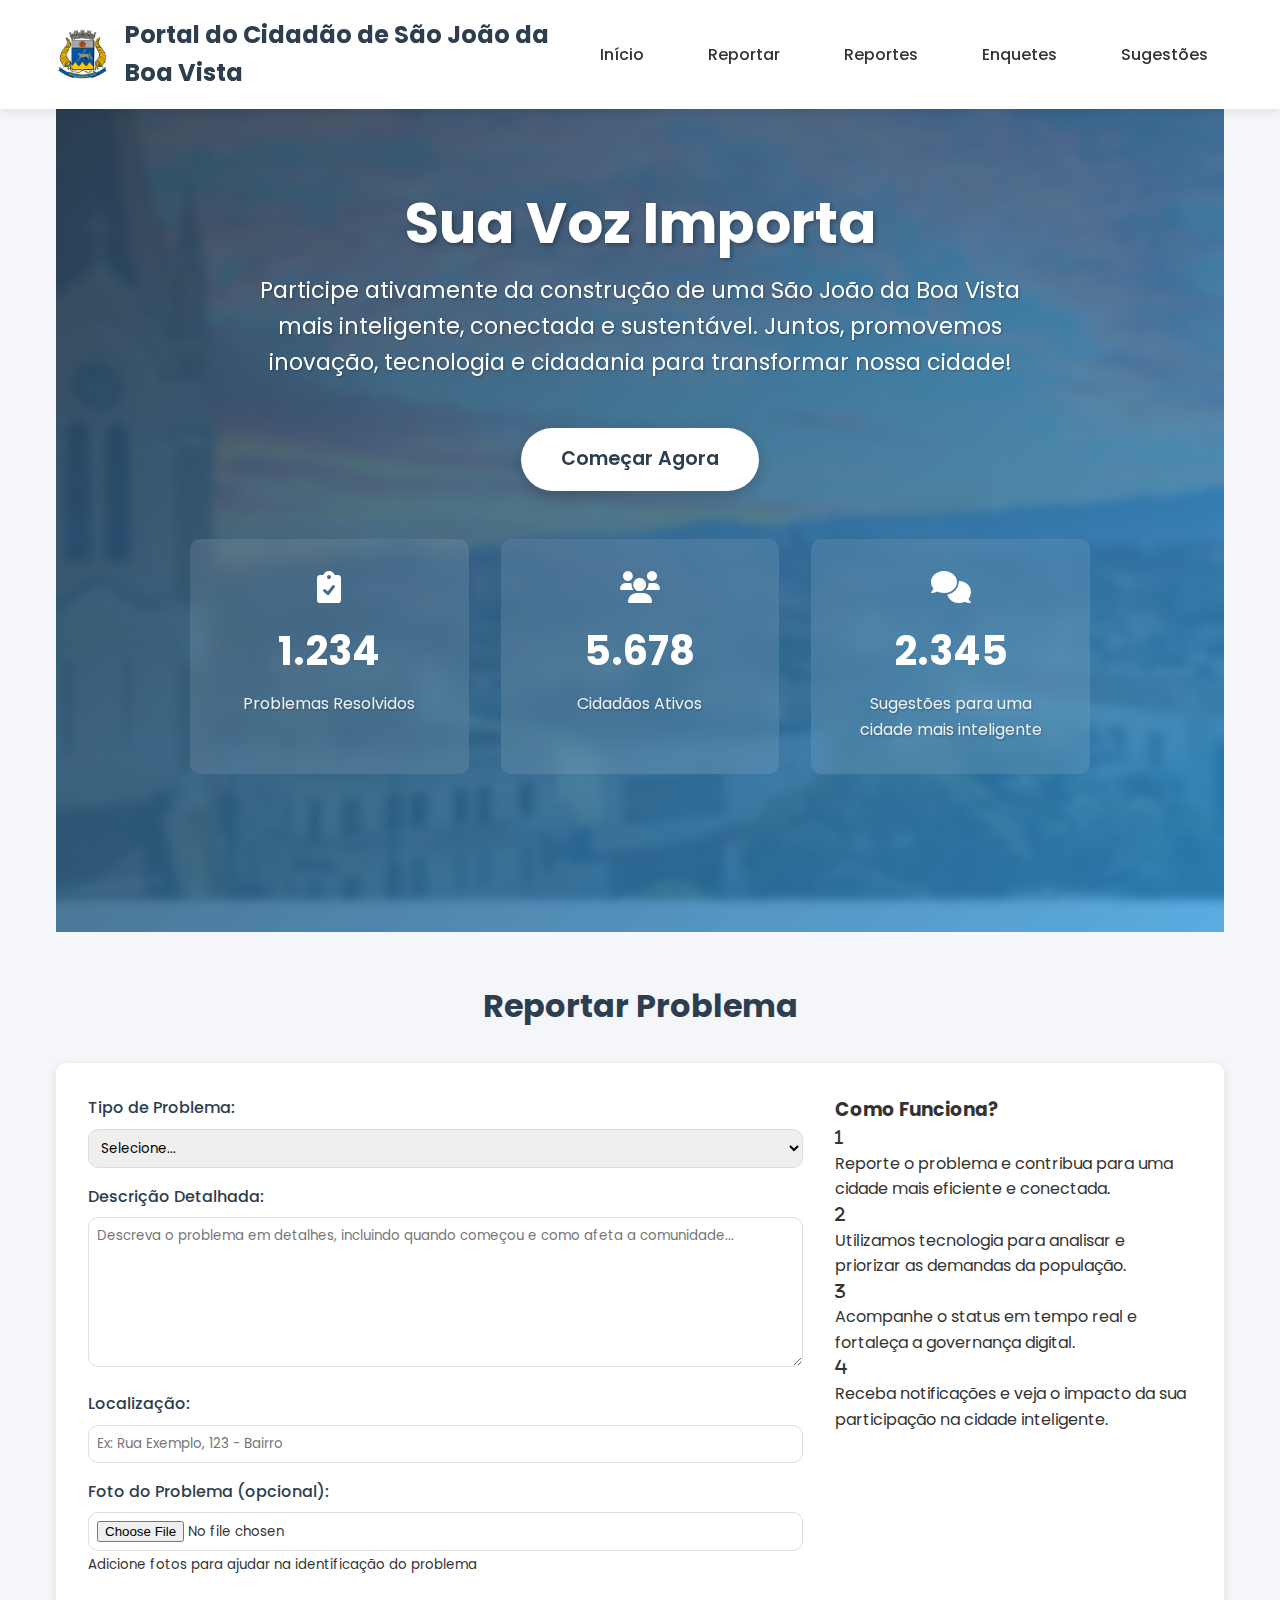
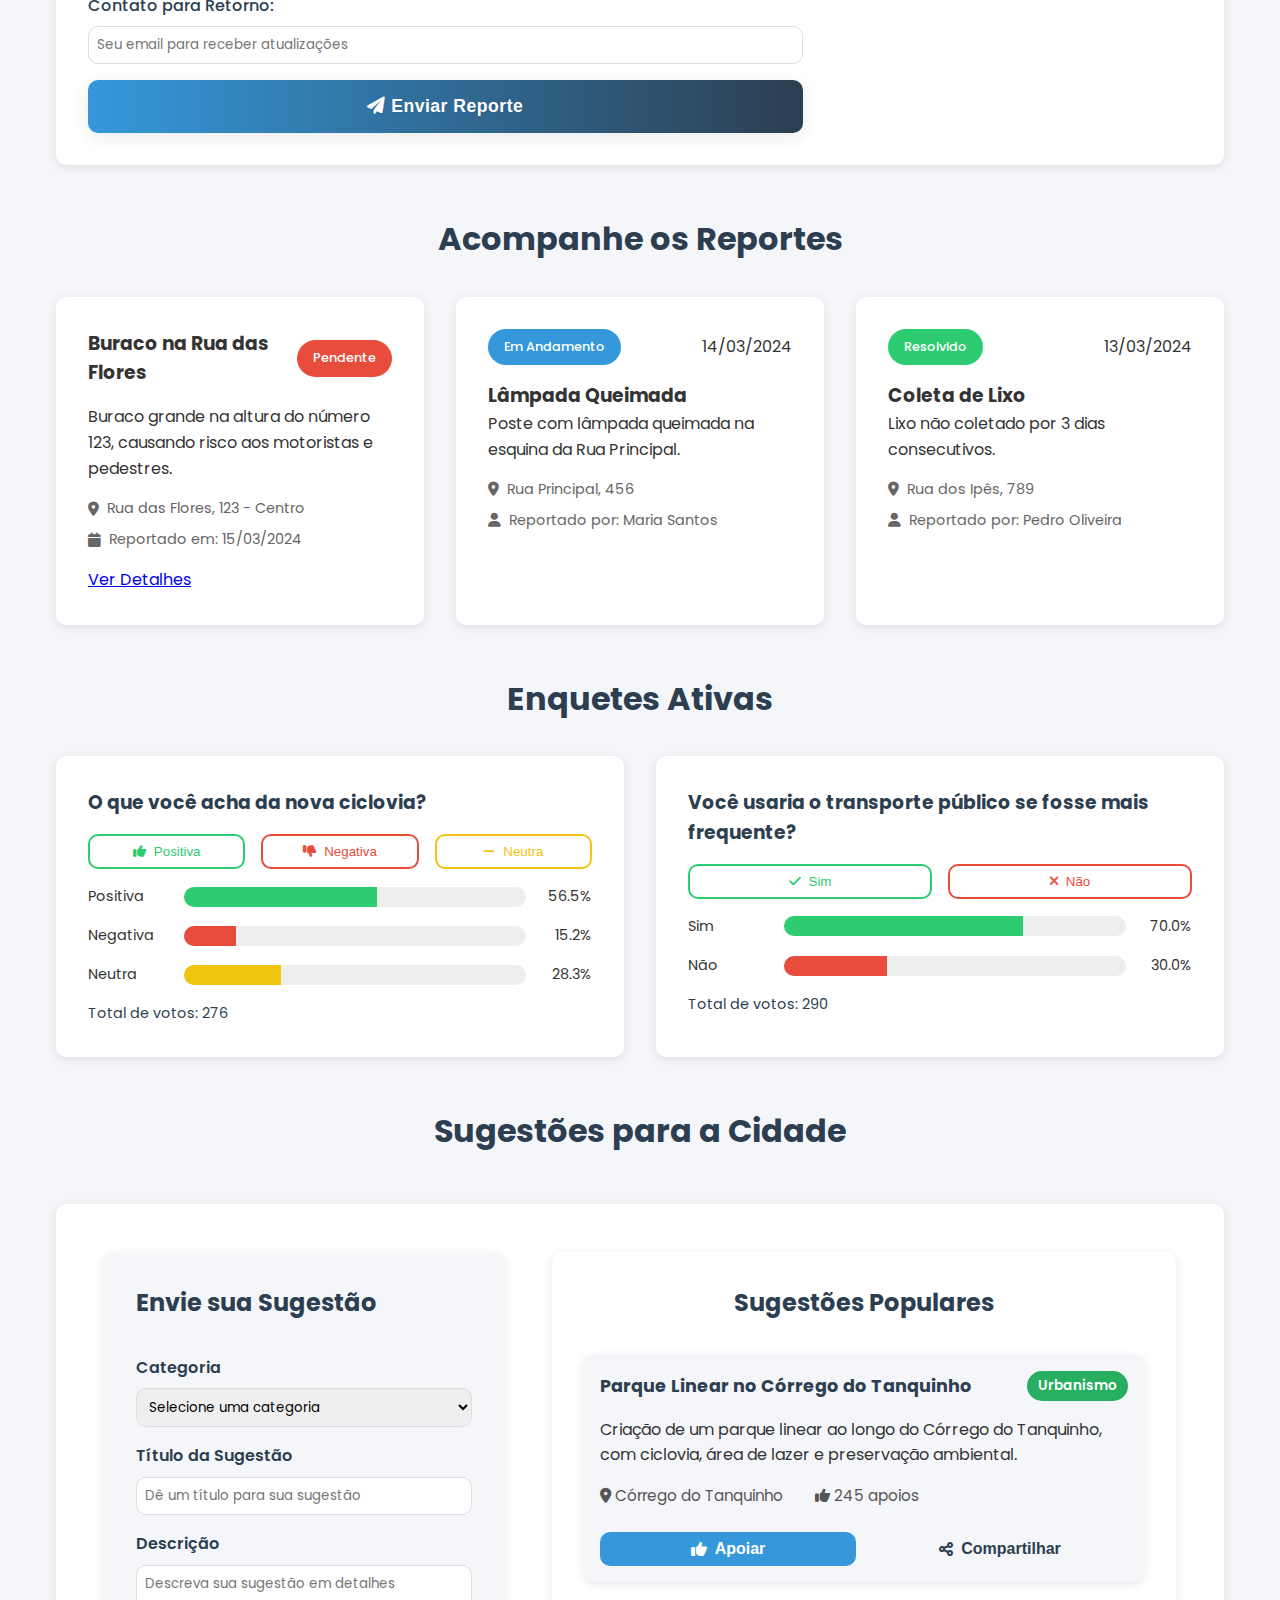
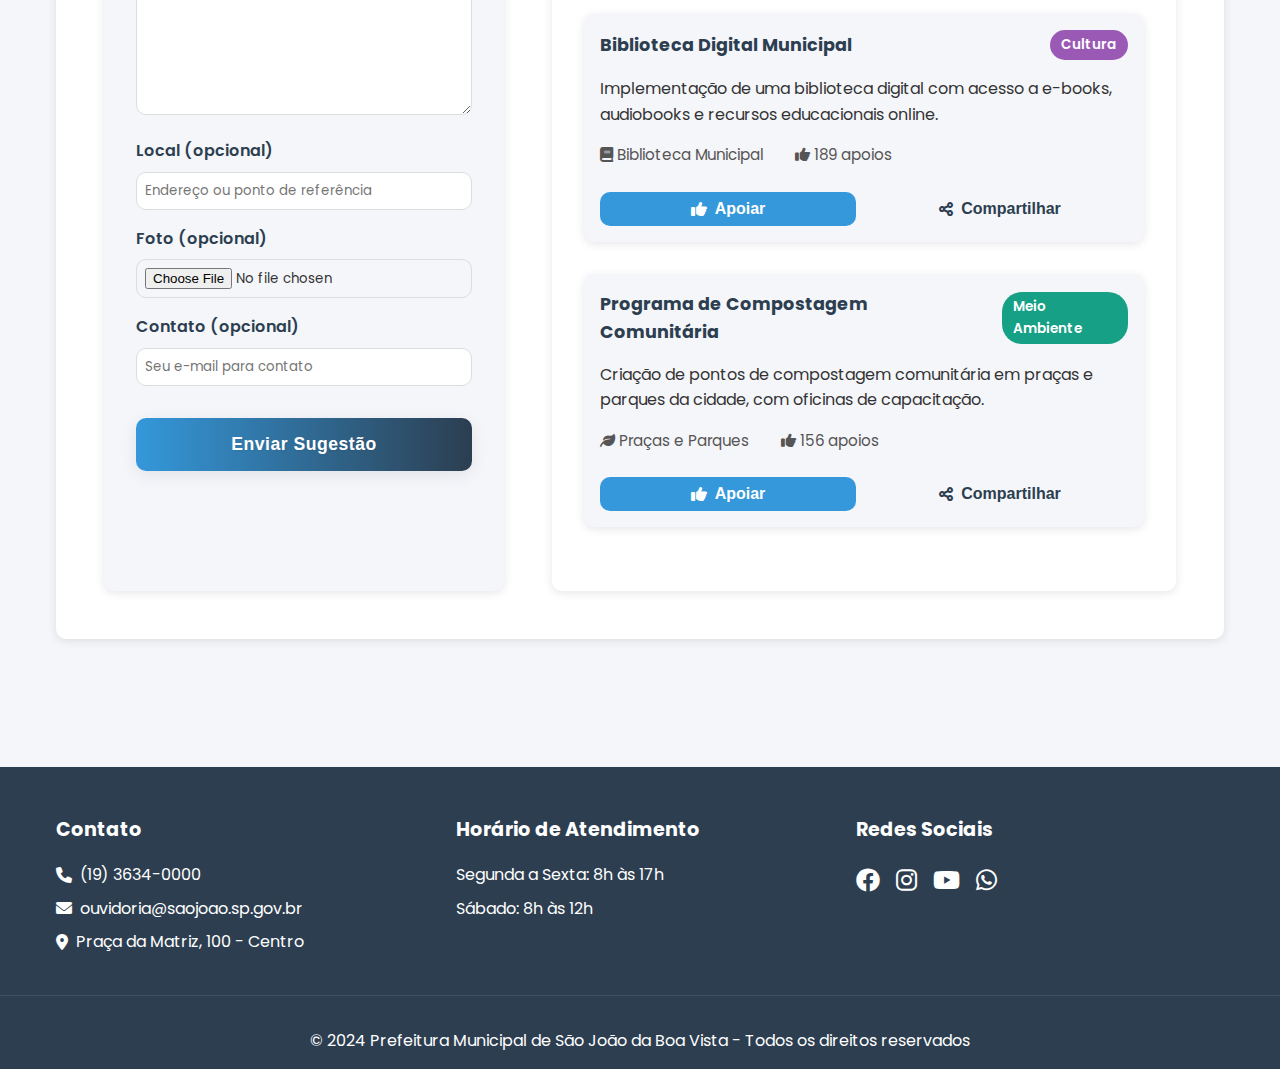
<file: index.html>
<!DOCTYPE html>
<html lang="pt-BR">
<head>
    <meta charset="UTF-8">
    <meta name="viewport" content="width=device-width, initial-scale=1.0">
    <title>Portal do Cidadão - São João da Boa Vista</title>
    <link rel="stylesheet" href="styles.css">
    <link rel="stylesheet" href="https://cdnjs.cloudflare.com/ajax/libs/font-awesome/6.0.0/css/all.min.css">
    <link href="https://fonts.googleapis.com/css2?family=Poppins:wght@300;400;500;600;700&display=swap" rel="stylesheet">
</head>
<body>
    <header>
        <nav>
            <div class="logo">
                <img src="images/brasao.png" alt="Brasão São João da Boa Vista" class="brasao">
                <h1>Portal do Cidadão de São João da Boa Vista</h1>
            </div>
            <ul class="nav-links">
                <li><a href="#inicio">Início</a></li>
                <li><a href="#reportes">Reportar</a></li>
                <li><a href="reportes.html">Reportes</a></li>
                <li><a href="#enquetes">Enquetes</a></li>
    
                <li><a href="sugestoes.html">Sugestões</a></li>
            </ul>
            <button class="menu-mobile" onclick="toggleMenu()">
                <i class="fas fa-bars"></i>
            </button>
        </nav>
    </header>

    <main>
        <section id="inicio" class="hero">
            <div class="hero-content">
                <h2>Sua Voz Importa</h2>
                <p>Participe ativamente da construção de uma São João da Boa Vista mais inteligente, conectada e sustentável. Juntos, promovemos inovação, tecnologia e cidadania para transformar nossa cidade!</p>
                <div class="hero-cta">
                    <a href="#reportes" class="btn">Começar Agora</a>
                </div>
                <div class="hero-stats">
                    <div class="stat">
                        <i class="fas fa-clipboard-check"></i>
                        <span>1.234</span>
                        <p>Problemas Resolvidos</p>
                    </div>
                    <div class="stat">
                        <i class="fas fa-users"></i>
                        <span>5.678</span>
                        <p>Cidadãos Ativos</p>
                    </div>
                    <div class="stat">
                        <i class="fas fa-comments"></i>
                        <span>2.345</span>
                        <p>Sugestões para uma cidade mais inteligente</p>
                    </div>
                </div>
            </div>
        </section>

        <section id="reportes" class="section">
            <h2>Reportar Problema</h2>
            <div class="report-container">
                <form id="reportForm">
                    <div class="form-group">
                        <label for="tipo">Tipo de Problema:</label>
                        <select id="tipo" required>
                            <option value="">Selecione...</option>
                            <option value="buraco">Buraco na Rua</option>
                            <option value="iluminacao">Problema de Iluminação</option>
                            <option value="lixo">Coleta de Lixo</option>
                            <option value="agua">Problema com Água</option>
                            <option value="esgoto">Problema com Esgoto</option>
                            <option value="seguranca">Segurança Pública</option>
                            <option value="transito">Trânsito</option>
                            <option value="outro">Outro</option>
                        </select>
                    </div>
                    <div class="form-group">
                        <label for="descricao">Descrição Detalhada:</label>
                        <textarea id="descricao" required placeholder="Descreva o problema em detalhes, incluindo quando começou e como afeta a comunidade..."></textarea>
                    </div>
                    <div class="form-group">
                        <label for="endereco">Localização:</label>
                        <input type="text" id="endereco" required placeholder="Ex: Rua Exemplo, 123 - Bairro">
                    </div>
                    <div class="form-group">
                        <label for="foto">Foto do Problema (opcional):</label>
                        <input type="file" id="foto" accept="image/*">
                        <small>Adicione fotos para ajudar na identificação do problema</small>
                    </div>
                    <div class="form-group">
                        <label for="contato">Contato para Retorno:</label>
                        <input type="email" id="contato" placeholder="Seu email para receber atualizações">
                    </div>
                    <button type="submit" class="btn-submit">
                        <i class="fas fa-paper-plane"></i> Enviar Reporte
                    </button>
                </form>
                <div class="report-info">
                    <h3>Como Funciona?</h3>
                    <div class="info-steps">
                        <div class="step">
                            <i class="fas fa-1"></i>
                            <p>Reporte o problema e contribua para uma cidade mais eficiente e conectada.</p>
                        </div>
                        <div class="step">
                            <i class="fas fa-2"></i>
                            <p>Utilizamos tecnologia para analisar e priorizar as demandas da população.</p>
                        </div>
                        <div class="step">
                            <i class="fas fa-3"></i>
                            <p>Acompanhe o status em tempo real e fortaleça a governança digital.</p>
                        </div>
                        <div class="step">
                            <i class="fas fa-4"></i>
                            <p>Receba notificações e veja o impacto da sua participação na cidade inteligente.</p>
                        </div>
                    </div>
                </div>
            </div>
        </section>

        <section id="acompanhamento" class="section">
            <h2>Acompanhe os Reportes</h2>
            <div class="status-grid">
                <div class="status-card">
                    <div class="status-header">
                        <h3>Buraco na Rua das Flores</h3>
                        <span class="status-badge pendente">Pendente</span>
                    </div>
                    <p>Buraco grande na altura do número 123, causando risco aos motoristas e pedestres.</p>
                    <div class="status-info">
                        <span><i class="fas fa-map-marker-alt"></i> Rua das Flores, 123 - Centro</span>
                        <span><i class="fas fa-calendar"></i> Reportado em: 15/03/2024</span>
                    </div>
                    <a href="reportes.html" class="btn">Ver Detalhes</a>
                </div>
                <div class="status-card">
                    <div class="status-header">
                        <span class="status-badge em-andamento">Em Andamento</span>
                        <span class="data">14/03/2024</span>
                    </div>
                    <h3>Lâmpada Queimada</h3>
                    <p>Poste com lâmpada queimada na esquina da Rua Principal.</p>
                    <div class="status-info">
                        <span><i class="fas fa-map-marker-alt"></i> Rua Principal, 456</span>
                        <span><i class="fas fa-user"></i> Reportado por: Maria Santos</span>
                    </div>
                    <div class="status-progress">
                        <div class="progress-bar" style="width: 60%"></div>
                    </div>
                </div>
                <div class="status-card">
                    <div class="status-header">
                        <span class="status-badge resolvido">Resolvido</span>
                        <span class="data">13/03/2024</span>
                    </div>
                    <h3>Coleta de Lixo</h3>
                    <p>Lixo não coletado por 3 dias consecutivos.</p>
                    <div class="status-info">
                        <span><i class="fas fa-map-marker-alt"></i> Rua dos Ipês, 789</span>
                        <span><i class="fas fa-user"></i> Reportado por: Pedro Oliveira</span>
                    </div>
                    <div class="status-progress">
                        <div class="progress-bar" style="width: 100%"></div>
                    </div>
                </div>
            </div>
        </section>

        <section id="enquetes" class="section">
            <h2>Enquetes Ativas</h2>
            <section class="enquetes-grid">
                <div class="enquete" id="ciclovia">
                    <h3>O que você acha da nova ciclovia?</h3>
                    <div class="opcoes">
                        <button class="voto-btn" data-opcao="positivo" onclick="votarCiclovia('positivo')">
                            <i class="fas fa-thumbs-up"></i> Positiva
                        </button>
                        <button class="voto-btn" data-opcao="negativo" onclick="votarCiclovia('negativo')">
                            <i class="fas fa-thumbs-down"></i> Negativa
                        </button>
                        <button class="voto-btn" data-opcao="neutro" onclick="votarCiclovia('neutro')">
                            <i class="fas fa-minus"></i> Neutra
                        </button>
                    </div>
                    <div class="resultados">
                        <div class="resultado-item">
                            <span>Positiva</span>
                            <div class="barra">
                                <div class="barra-fill" id="positivo"></div>
                            </div>
                            <span>56.5%</span>
                        </div>
                        <div class="resultado-item">
                            <span>Negativa</span>
                            <div class="barra">
                                <div class="barra-fill" id="negativo"></div>
                            </div>
                            <span>15.2%</span>
                        </div>
                        <div class="resultado-item">
                            <span>Neutra</span>
                            <div class="barra">
                                <div class="barra-fill" id="neutro"></div>
                            </div>
                            <span>28.3%</span>
                        </div>
                    </div>
                    <div class="total-votos">
                        <i class="fas fa-users"></i> Total de votos: 100
                    </div>
                </div>

                <div class="enquete" id="transporte">
                    <h3>Você usaria o transporte público se fosse mais frequente?</h3>
                    <div class="opcoes">
                        <button class="voto-btn" data-opcao="sim" onclick="votarTransporte('sim')">
                            <i class="fas fa-check"></i> Sim
                        </button>
                        <button class="voto-btn" data-opcao="nao" onclick="votarTransporte('nao')">
                            <i class="fas fa-times"></i> Não
                        </button>
                    </div>
                    <div class="resultados">
                        <div class="resultado-item">
                            <span>Sim</span>
                            <div class="barra">
                                <div class="barra-fill" id="sim"></div>
                            </div>
                            <span>70%</span>
                        </div>
                        <div class="resultado-item">
                            <span>Não</span>
                            <div class="barra">
                                <div class="barra-fill" id="nao"></div>
                            </div>
                            <span>30%</span>
                        </div>
                    </div>
                    <div class="total-votos">
                        <i class="fas fa-users"></i> Total de votos: 50
                    </div>
                </div>
            </section>
        </section>

        <section id="sugestoes" class="section">
            <h2>Sugestões para a Cidade</h2>
            <div class="sugestoes-container">
                <div class="sugestoes-grid">
                    <div class="sugestao-form">
                        <h2>Envie sua Sugestão</h2>
                        <form id="sugestaoForm">
                            <div class="form-group">
                                <label for="categoria">Categoria</label>
                                <select id="categoria" required>
                                    <option value="">Selecione uma categoria</option>
                                    <option value="urbanismo">Urbanismo</option>
                                    <option value="transporte">Transporte</option>
                                    <option value="cultura">Cultura e Lazer</option>
                                    <option value="saude">Saúde</option>
                                    <option value="educacao">Educação</option>
                                    <option value="seguranca">Segurança</option>
                                    <option value="meio-ambiente">Meio Ambiente</option>
                                    <option value="outros">Outros</option>
                                </select>
                            </div>
                            <div class="form-group">
                                <label for="titulo">Título da Sugestão</label>
                                <input type="text" id="titulo" required placeholder="Dê um título para sua sugestão">
                            </div>
                            <div class="form-group">
                                <label for="descricao">Descrição</label>
                                <textarea id="descricao" required placeholder="Descreva sua sugestão em detalhes"></textarea>
                            </div>
                            <div class="form-group">
                                <label for="local">Local (opcional)</label>
                                <input type="text" id="local" placeholder="Endereço ou ponto de referência">
                            </div>
                            <div class="form-group">
                                <label for="foto">Foto (opcional)</label>
                                <input type="file" id="foto" accept="image/*">
                            </div>
                            <div class="form-group">
                                <label for="contato">Contato (opcional)</label>
                                <input type="email" id="contato" placeholder="Seu e-mail para contato">
                            </div>
                            <button type="submit" class="btn">Enviar Sugestão</button>
                        </form>
                    </div>

                    <div class="sugestoes-populares">
                        <h2>Sugestões Populares</h2>
                        <div class="sugestao-card">
                            <div class="sugestao-header">
                                <h3>Parque Linear no Córrego do Tanquinho</h3>
                                <span class="categoria-badge urbanismo">Urbanismo</span>
                            </div>
                            <p>Criação de um parque linear ao longo do Córrego do Tanquinho, com ciclovia, área de lazer e preservação ambiental.</p>
                            <div class="sugestao-info">
                                <span><i class="fas fa-map-marker-alt"></i> Córrego do Tanquinho</span>
                                <span><i class="fas fa-thumbs-up"></i> 245 apoios</span>
                            </div>
                            <div class="sugestao-acoes">
                                <button class="btn-votar" onclick="votarSugestao(1)">
                                    <i class="fas fa-thumbs-up"></i> Apoiar
                                </button>
                                <button class="btn-compartilhar" onclick="compartilharSugestao(1)">
                                    <i class="fas fa-share-alt"></i> Compartilhar
                                </button>
                            </div>
                        </div>

                        <div class="sugestao-card">
                            <div class="sugestao-header">
                                <h3>Biblioteca Digital Municipal</h3>
                                <span class="categoria-badge cultura">Cultura</span>
                            </div>
                            <p>Implementação de uma biblioteca digital com acesso a e-books, audiobooks e recursos educacionais online.</p>
                            <div class="sugestao-info">
                                <span><i class="fas fa-book"></i> Biblioteca Municipal</span>
                                <span><i class="fas fa-thumbs-up"></i> 189 apoios</span>
                            </div>
                            <div class="sugestao-acoes">
                                <button class="btn-votar" onclick="votarSugestao(2)">
                                    <i class="fas fa-thumbs-up"></i> Apoiar
                                </button>
                                <button class="btn-compartilhar" onclick="compartilharSugestao(2)">
                                    <i class="fas fa-share-alt"></i> Compartilhar
                                </button>
                            </div>
                        </div>

                        <div class="sugestao-card">
                            <div class="sugestao-header">
                                <h3>Programa de Compostagem Comunitária</h3>
                                <span class="categoria-badge meio-ambiente">Meio Ambiente</span>
                            </div>
                            <p>Criação de pontos de compostagem comunitária em praças e parques da cidade, com oficinas de capacitação.</p>
                            <div class="sugestao-info">
                                <span><i class="fas fa-leaf"></i> Praças e Parques</span>
                                <span><i class="fas fa-thumbs-up"></i> 156 apoios</span>
                            </div>
                            <div class="sugestao-acoes">
                                <button class="btn-votar" onclick="votarSugestao(3)">
                                    <i class="fas fa-thumbs-up"></i> Apoiar
                                </button>
                                <button class="btn-compartilhar" onclick="compartilharSugestao(3)">
                                    <i class="fas fa-share-alt"></i> Compartilhar
                                </button>
                            </div>
                        </div>
                    </div>
                </div>
            </div>
        </section>
    </main>

    <footer>
        <div class="footer-content">
            <div class="footer-section">
                <h3>Contato</h3>
                <p><i class="fas fa-phone"></i> (19) 3634-0000</p>
                <p><i class="fas fa-envelope"></i> ouvidoria@saojoao.sp.gov.br</p>
                <p><i class="fas fa-map-marker-alt"></i> Praça da Matriz, 100 - Centro</p>
            </div>
            <div class="footer-section">
                <h3>Horário de Atendimento</h3>
                <p>Segunda a Sexta: 8h às 17h</p>
                <p>Sábado: 8h às 12h</p>
            </div>
            <div class="footer-section">
                <h3>Redes Sociais</h3>
                <div class="social-links">
                    <a href="#"><i class="fab fa-facebook"></i></a>
                    <a href="#"><i class="fab fa-instagram"></i></a>
                    <a href="#"><i class="fab fa-youtube"></i></a>
                    <a href="#"><i class="fab fa-whatsapp"></i></a>
                </div>
            </div>
        </div>
        <div class="footer-bottom">
            <p>&copy; 2024 Prefeitura Municipal de São João da Boa Vista - Todos os direitos reservados</p>
        </div>
    </footer>

    <script src="script.js"></script>
</body>
</html>
</file>
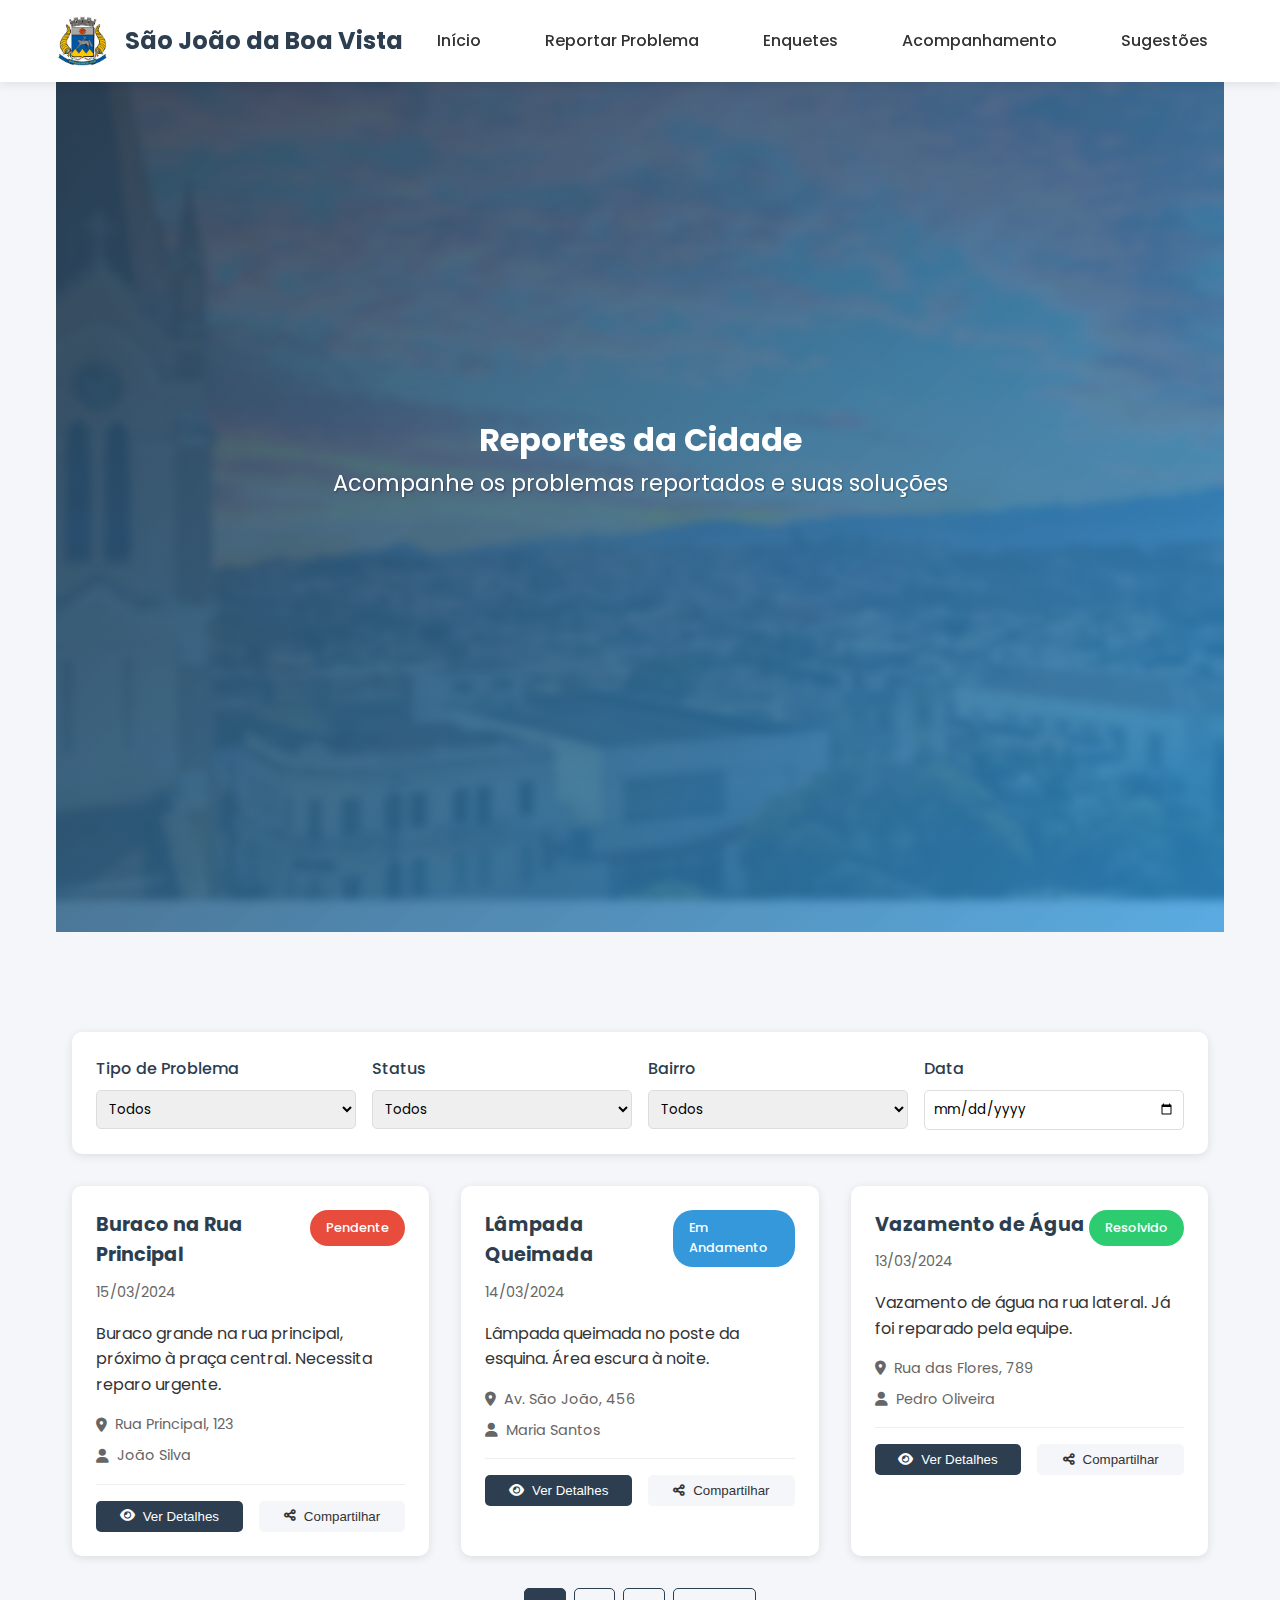
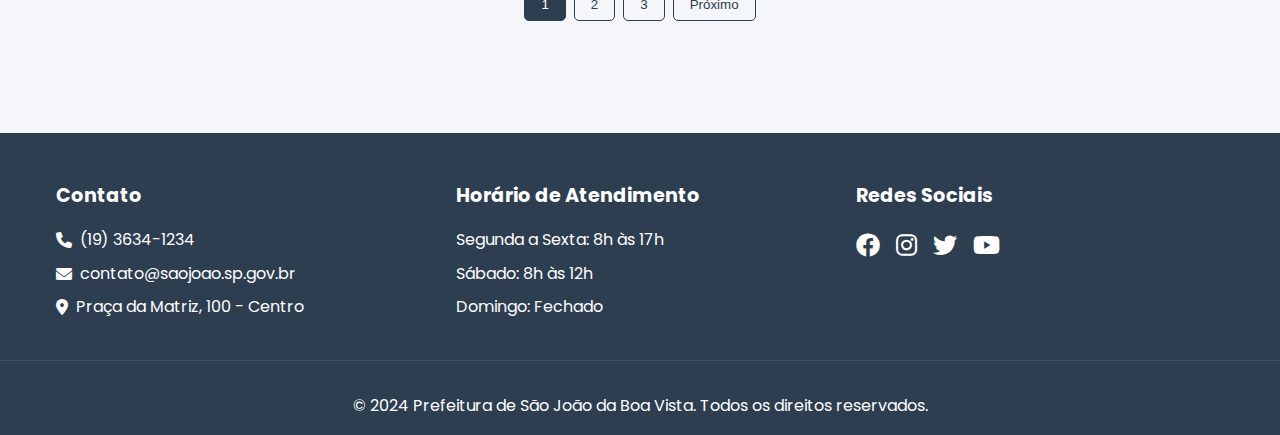
<file: reportes.html>
<!DOCTYPE html>
<html lang="pt-BR">
<head>
    <meta charset="UTF-8">
    <meta name="viewport" content="width=device-width, initial-scale=1.0">
    <title>Reportes - São João da Boa Vista</title>
    <link rel="stylesheet" href="styles.css">
    <link href="https://fonts.googleapis.com/css2?family=Poppins:wght@400;500;600;700&display=swap" rel="stylesheet">
    <link rel="stylesheet" href="https://cdnjs.cloudflare.com/ajax/libs/font-awesome/6.0.0/css/all.min.css">
    <style>
        .reportes-container {
            max-width: 1200px;
            margin: 100px auto 2rem;
            padding: 0 1rem;
        }

        .filtros {
            background: var(--white);
            padding: 1.5rem;
            border-radius: 10px;
            box-shadow: var(--shadow);
            margin-bottom: 2rem;
        }

        .filtros-grid {
            display: grid;
            grid-template-columns: repeat(auto-fit, minmax(200px, 1fr));
            gap: 1rem;
        }

        .filtro-grupo {
            display: flex;
            flex-direction: column;
            gap: 0.5rem;
        }

        .filtro-grupo label {
            font-weight: 500;
            color: var(--primary);
        }

        .filtro-grupo select,
        .filtro-grupo input {
            padding: 0.5rem;
            border: 1px solid #ddd;
            border-radius: 5px;
            font-family: inherit;
        }

        .reportes-grid {
            display: grid;
            grid-template-columns: repeat(auto-fit, minmax(300px, 1fr));
            gap: 2rem;
        }

        .reporte-card {
            background: var(--white);
            border-radius: 10px;
            box-shadow: var(--shadow);
            overflow: hidden;
            transition: var(--transition);
        }

        .reporte-card:hover {
            transform: translateY(-5px);
        }

        .reporte-imagem {
            width: 100%;
            height: 200px;
            object-fit: cover;
        }

        .reporte-conteudo {
            padding: 1.5rem;
        }

        .reporte-header {
            display: flex;
            justify-content: space-between;
            align-items: flex-start;
            margin-bottom: 1rem;
        }

        .reporte-titulo {
            font-size: 1.2rem;
            color: var(--primary);
            margin-bottom: 0.5rem;
        }

        .reporte-data {
            color: #666;
            font-size: 0.9rem;
        }

        .reporte-descricao {
            color: var(--text);
            margin-bottom: 1rem;
            line-height: 1.6;
        }

        .reporte-info {
            display: flex;
            flex-direction: column;
            gap: 0.5rem;
            font-size: 0.9rem;
            color: #666;
        }

        .reporte-info span {
            display: flex;
            align-items: center;
            gap: 0.5rem;
        }

        .reporte-acoes {
            display: flex;
            gap: 1rem;
            margin-top: 1rem;
            padding-top: 1rem;
            border-top: 1px solid #eee;
        }

        .btn-acao {
            flex: 1;
            padding: 0.5rem;
            border: none;
            border-radius: 5px;
            cursor: pointer;
            font-weight: 500;
            display: flex;
            align-items: center;
            justify-content: center;
            gap: 0.5rem;
            transition: var(--transition);
        }

        .btn-acao.ver {
            background-color: var(--primary);
            color: var(--white);
        }

        .btn-acao.ver:hover {
            background-color: var(--secondary);
        }

        .btn-acao.compartilhar {
            background-color: var(--light-gray);
            color: var(--text);
        }

        .btn-acao.compartilhar:hover {
            background-color: #e0e0e0;
        }

        .paginacao {
            display: flex;
            justify-content: center;
            gap: 0.5rem;
            margin-top: 2rem;
        }

        .pagina-btn {
            padding: 0.5rem 1rem;
            border: 1px solid var(--primary);
            border-radius: 5px;
            background: none;
            color: var(--primary);
            cursor: pointer;
            transition: var(--transition);
        }

        .pagina-btn:hover,
        .pagina-btn.ativa {
            background-color: var(--primary);
            color: var(--white);
        }

        @media (max-width: 768px) {
            .reportes-container {
                margin-top: 80px;
            }

            .filtros-grid {
                grid-template-columns: 1fr;
            }
        }
    </style>
</head>
<body>
    <header>
        <nav>
            <div class="logo">
                <img src="images/brasao.png" alt="Brasão de São João da Boa Vista">
                <h1>São João da Boa Vista</h1>
            </div>
            <button class="menu-mobile">
                <i class="fas fa-bars"></i>
            </button>
            <ul class="nav-links">
                <li><a href="index.html">Início</a></li>
                <li><a href="index.html#reportes">Reportar Problema</a></li>
                <li><a href="index.html#enquetes">Enquetes</a></li>
                <li><a href="index.html#acompanhamento">Acompanhamento</a></li>
                <li><a href="sugestoes.html">Sugestões</a></li>
            </ul>
        </nav>
    </header>

    <main>
        <section class="hero">
            <div class="hero-content">
                <h1>Reportes da Cidade</h1>
                <p>Acompanhe os problemas reportados e suas soluções</p>
            </div>
        </section>

        <section class="reportes-container">
            <div class="filtros">
                <div class="filtros-grid">
                    <div class="filtro-grupo">
                        <label for="tipo">Tipo de Problema</label>
                        <select id="tipo">
                            <option value="">Todos</option>
                            <option value="buraco">Buraco na Rua</option>
                            <option value="iluminacao">Iluminação Pública</option>
                            <option value="lixo">Coleta de Lixo</option>
                            <option value="agua">Problemas com Água</option>
                        </select>
                    </div>
                    <div class="filtro-grupo">
                        <label for="status">Status</label>
                        <select id="status">
                            <option value="">Todos</option>
                            <option value="pendente">Pendente</option>
                            <option value="em-andamento">Em Andamento</option>
                            <option value="resolvido">Resolvido</option>
                        </select>
                    </div>
                    <div class="filtro-grupo">
                        <label for="bairro">Bairro</label>
                        <select id="bairro">
                            <option value="">Todos</option>
                            <option value="centro">Centro</option>
                            <option value="jardim">Jardim</option>
                            <option value="vila">Vila</option>
                        </select>
                    </div>
                    <div class="filtro-grupo">
                        <label for="data">Data</label>
                        <input type="date" id="data">
                    </div>
                </div>
            </div>

            <div class="reportes-grid">
                <div class="reporte-card">
                    <div class="reporte-conteudo">
                        <div class="reporte-header">
                            <div>
                                <h3 class="reporte-titulo">Buraco na Rua Principal</h3>
                                <span class="reporte-data">15/03/2024</span>
                            </div>
                            <span class="status-badge pendente">Pendente</span>
                        </div>
                        <p class="reporte-descricao">Buraco grande na rua principal, próximo à praça central. Necessita reparo urgente.</p>
                        <div class="reporte-info">
                            <span><i class="fas fa-map-marker-alt"></i> Rua Principal, 123</span>
                            <span><i class="fas fa-user"></i> João Silva</span>
                        </div>
                        <div class="reporte-acoes">
                            <button class="btn-acao ver" onclick="verReporte(1)">
                                <i class="fas fa-eye"></i> Ver Detalhes
                            </button>
                            <button class="btn-acao compartilhar" onclick="compartilharReporte(1)">
                                <i class="fas fa-share-alt"></i> Compartilhar
                            </button>
                        </div>
                    </div>
                </div>

                <div class="reporte-card">
                    <div class="reporte-conteudo">
                        <div class="reporte-header">
                            <div>
                                <h3 class="reporte-titulo">Lâmpada Queimada</h3>
                                <span class="reporte-data">14/03/2024</span>
                            </div>
                            <span class="status-badge em-andamento">Em Andamento</span>
                        </div>
                        <p class="reporte-descricao">Lâmpada queimada no poste da esquina. Área escura à noite.</p>
                        <div class="reporte-info">
                            <span><i class="fas fa-map-marker-alt"></i> Av. São João, 456</span>
                            <span><i class="fas fa-user"></i> Maria Santos</span>
                        </div>
                        <div class="reporte-acoes">
                            <button class="btn-acao ver" onclick="verReporte(2)">
                                <i class="fas fa-eye"></i> Ver Detalhes
                            </button>
                            <button class="btn-acao compartilhar" onclick="compartilharReporte(2)">
                                <i class="fas fa-share-alt"></i> Compartilhar
                            </button>
                        </div>
                    </div>
                </div>

                <div class="reporte-card">
                    <div class="reporte-conteudo">
                        <div class="reporte-header">
                            <div>
                                <h3 class="reporte-titulo">Vazamento de Água</h3>
                                <span class="reporte-data">13/03/2024</span>
                            </div>
                            <span class="status-badge resolvido">Resolvido</span>
                        </div>
                        <p class="reporte-descricao">Vazamento de água na rua lateral. Já foi reparado pela equipe.</p>
                        <div class="reporte-info">
                            <span><i class="fas fa-map-marker-alt"></i> Rua das Flores, 789</span>
                            <span><i class="fas fa-user"></i> Pedro Oliveira</span>
                        </div>
                        <div class="reporte-acoes">
                            <button class="btn-acao ver" onclick="verReporte(3)">
                                <i class="fas fa-eye"></i> Ver Detalhes
                            </button>
                            <button class="btn-acao compartilhar" onclick="compartilharReporte(3)">
                                <i class="fas fa-share-alt"></i> Compartilhar
                            </button>
                        </div>
                    </div>
                </div>
            </div>

            <div class="paginacao">
                <button class="pagina-btn ativa">1</button>
                <button class="pagina-btn">2</button>
                <button class="pagina-btn">3</button>
                <button class="pagina-btn">Próximo</button>
            </div>
        </section>
    </main>

    <footer>
        <div class="footer-content">
            <div class="footer-section">
                <h3>Contato</h3>
                <p><i class="fas fa-phone"></i> (19) 3634-1234</p>
                <p><i class="fas fa-envelope"></i> contato@saojoao.sp.gov.br</p>
                <p><i class="fas fa-map-marker-alt"></i> Praça da Matriz, 100 - Centro</p>
            </div>
            <div class="footer-section">
                <h3>Horário de Atendimento</h3>
                <p>Segunda a Sexta: 8h às 17h</p>
                <p>Sábado: 8h às 12h</p>
                <p>Domingo: Fechado</p>
            </div>
            <div class="footer-section">
                <h3>Redes Sociais</h3>
                <div class="social-links">
                    <a href="#"><i class="fab fa-facebook"></i></a>
                    <a href="#"><i class="fab fa-instagram"></i></a>
                    <a href="#"><i class="fab fa-twitter"></i></a>
                    <a href="#"><i class="fab fa-youtube"></i></a>
                </div>
            </div>
        </div>
        <div class="footer-bottom">
            <p>&copy; 2024 Prefeitura de São João da Boa Vista. Todos os direitos reservados.</p>
        </div>
    </footer>

    <script src="script.js"></script>
</body>
</html>
</file>
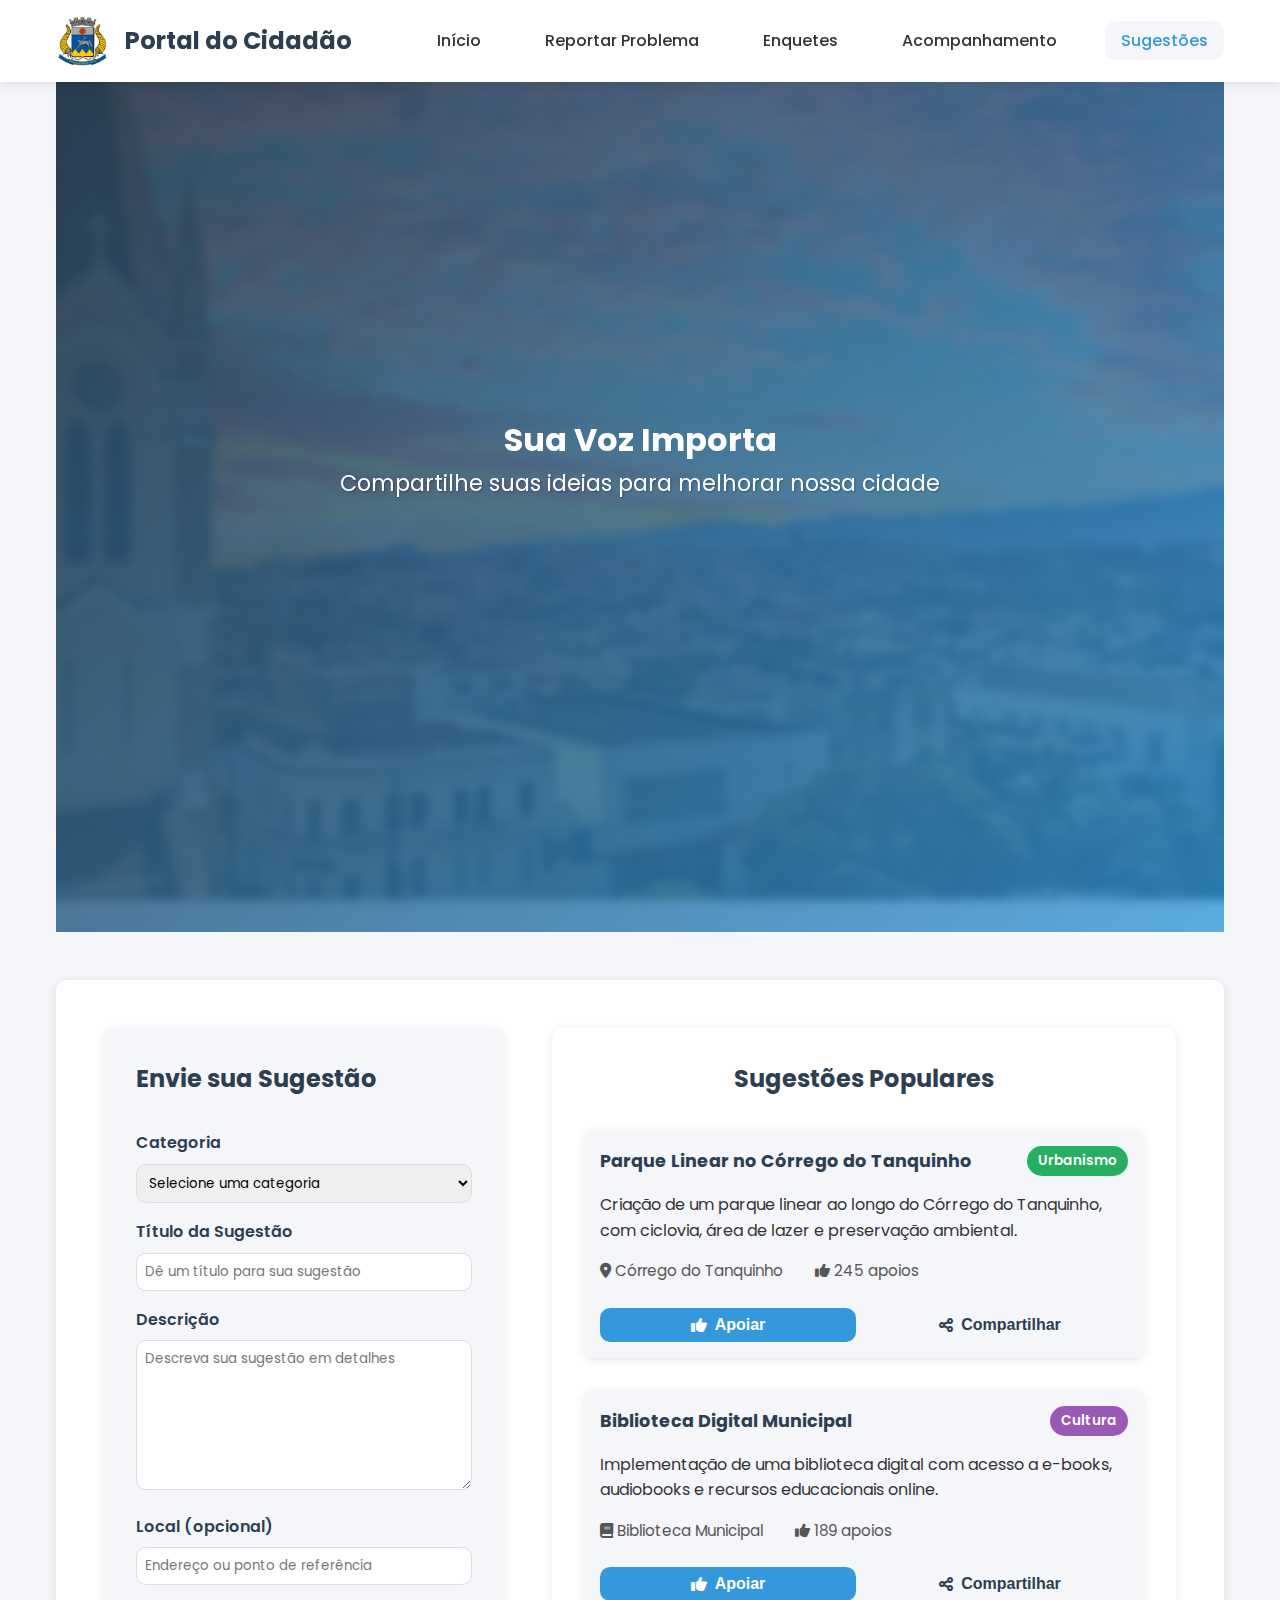
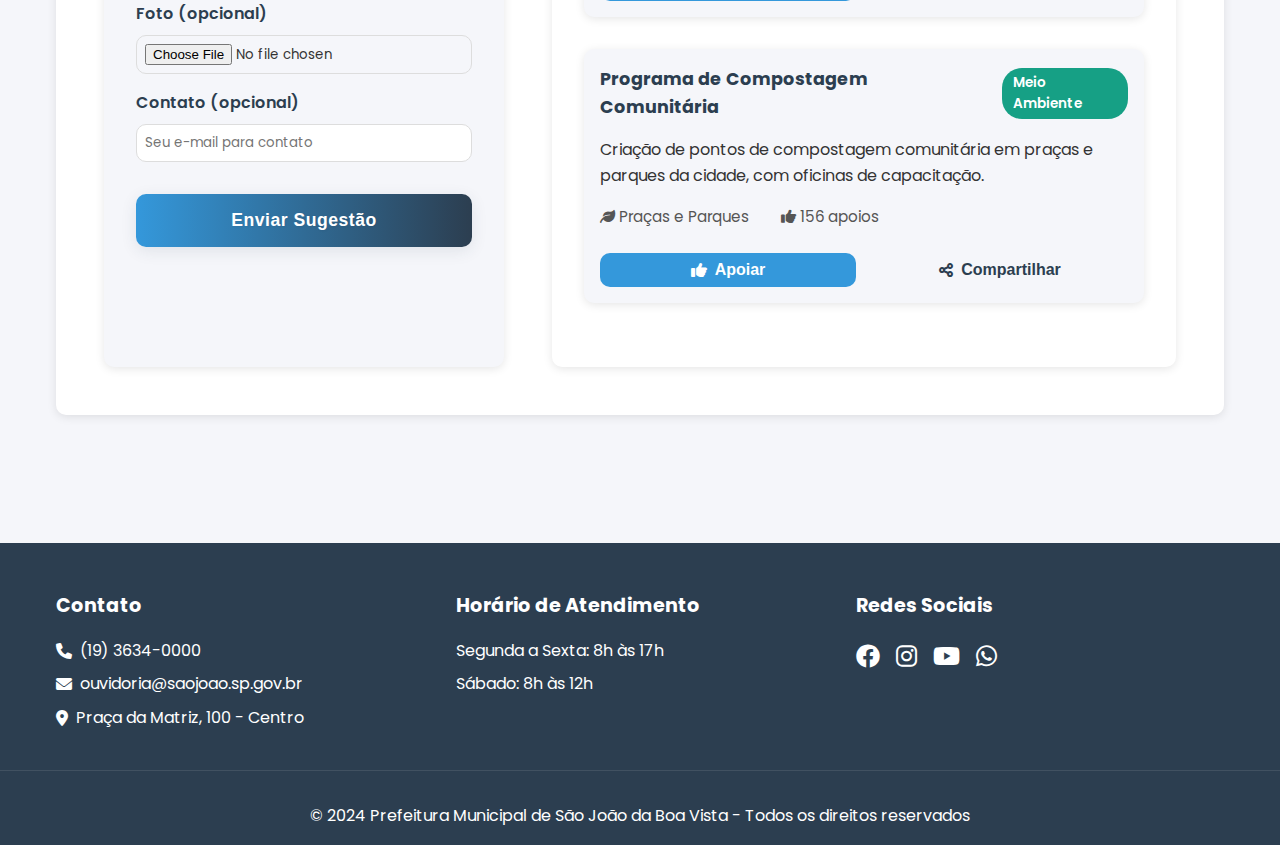
<file: sugestoes.html>
<!DOCTYPE html>
<html lang="pt-BR">
<head>
    <meta charset="UTF-8">
    <meta name="viewport" content="width=device-width, initial-scale=1.0">
    <title>Sugestões - Portal do Cidadão</title>
    <link rel="stylesheet" href="styles.css">
    <link rel="stylesheet" href="https://cdnjs.cloudflare.com/ajax/libs/font-awesome/6.0.0/css/all.min.css">
    <link href="https://fonts.googleapis.com/css2?family=Poppins:wght@300;400;500;600;700&display=swap" rel="stylesheet">
</head>
<body>
    <header>
        <nav>
            <div class="logo">
                <img src="images/brasao.png" alt="Brasão São João da Boa Vista" class="brasao">
                <h1>Portal do Cidadão</h1>
            </div>
            <ul class="nav-links">
                <li><a href="index.html">Início</a></li>
                <li><a href="index.html#reportes">Reportar Problema</a></li>
                <li><a href="index.html#enquetes">Enquetes</a></li>
                <li><a href="index.html#acompanhamento">Acompanhamento</a></li>
                <li><a href="sugestoes.html" class="active">Sugestões</a></li>
            </ul>
            <button class="menu-mobile" onclick="toggleMenu()">
                <i class="fas fa-bars"></i>
            </button>
        </nav>
    </header>

    <main>
        <section class="hero" style="background-image: url('images/praca.png');">
            <div class="hero-content">
                <h1>Sua Voz Importa</h1>
                <p>Compartilhe suas ideias para melhorar nossa cidade</p>
            </div>
        </section>

        <section class="sugestoes-container">
            <div class="sugestoes-grid">
                <div class="sugestao-form">
                    <h2>Envie sua Sugestão</h2>
                    <form id="sugestaoForm">
                        <div class="form-group">
                            <label for="categoria">Categoria</label>
                            <select id="categoria" required>
                                <option value="">Selecione uma categoria</option>
                                <option value="urbanismo">Urbanismo</option>
                                <option value="transporte">Transporte</option>
                                <option value="cultura">Cultura e Lazer</option>
                                <option value="saude">Saúde</option>
                                <option value="educacao">Educação</option>
                                <option value="seguranca">Segurança</option>
                                <option value="meio-ambiente">Meio Ambiente</option>
                                <option value="outros">Outros</option>
                            </select>
                        </div>
                        <div class="form-group">
                            <label for="titulo">Título da Sugestão</label>
                            <input type="text" id="titulo" required placeholder="Dê um título para sua sugestão">
                        </div>
                        <div class="form-group">
                            <label for="descricao">Descrição</label>
                            <textarea id="descricao" required placeholder="Descreva sua sugestão em detalhes"></textarea>
                        </div>
                        <div class="form-group">
                            <label for="local">Local (opcional)</label>
                            <input type="text" id="local" placeholder="Endereço ou ponto de referência">
                        </div>
                        <div class="form-group">
                            <label for="foto">Foto (opcional)</label>
                            <input type="file" id="foto" accept="image/*">
                        </div>
                        <div class="form-group">
                            <label for="contato">Contato (opcional)</label>
                            <input type="email" id="contato" placeholder="Seu e-mail para contato">
                        </div>
                        <button type="submit" class="btn">Enviar Sugestão</button>
                    </form>
                </div>

                <div class="sugestoes-populares">
                    <h2>Sugestões Populares</h2>
                    <div class="sugestao-card">
                        <div class="sugestao-header">
                            <h3>Parque Linear no Córrego do Tanquinho</h3>
                            <span class="categoria-badge urbanismo">Urbanismo</span>
                        </div>
                        <p>Criação de um parque linear ao longo do Córrego do Tanquinho, com ciclovia, área de lazer e preservação ambiental.</p>
                        <div class="sugestao-info">
                            <span><i class="fas fa-map-marker-alt"></i> Córrego do Tanquinho</span>
                            <span><i class="fas fa-thumbs-up"></i> 245 apoios</span>
                        </div>
                        <div class="sugestao-acoes">
                            <button class="btn-votar" onclick="votarSugestao(1)">
                                <i class="fas fa-thumbs-up"></i> Apoiar
                            </button>
                            <button class="btn-compartilhar" onclick="compartilharSugestao(1)">
                                <i class="fas fa-share-alt"></i> Compartilhar
                            </button>
                        </div>
                    </div>

                    <div class="sugestao-card">
                        <div class="sugestao-header">
                            <h3>Biblioteca Digital Municipal</h3>
                            <span class="categoria-badge cultura">Cultura</span>
                        </div>
                        <p>Implementação de uma biblioteca digital com acesso a e-books, audiobooks e recursos educacionais online.</p>
                        <div class="sugestao-info">
                            <span><i class="fas fa-book"></i> Biblioteca Municipal</span>
                            <span><i class="fas fa-thumbs-up"></i> 189 apoios</span>
                        </div>
                        <div class="sugestao-acoes">
                            <button class="btn-votar" onclick="votarSugestao(2)">
                                <i class="fas fa-thumbs-up"></i> Apoiar
                            </button>
                            <button class="btn-compartilhar" onclick="compartilharSugestao(2)">
                                <i class="fas fa-share-alt"></i> Compartilhar
                            </button>
                        </div>
                    </div>

                    <div class="sugestao-card">
                        <div class="sugestao-header">
                            <h3>Programa de Compostagem Comunitária</h3>
                            <span class="categoria-badge meio-ambiente">Meio Ambiente</span>
                        </div>
                            <p>Criação de pontos de compostagem comunitária em praças e parques da cidade, com oficinas de capacitação.</p>
                            <div class="sugestao-info">
                                <span><i class="fas fa-leaf"></i> Praças e Parques</span>
                                <span><i class="fas fa-thumbs-up"></i> 156 apoios</span>
                            </div>
                            <div class="sugestao-acoes">
                                <button class="btn-votar" onclick="votarSugestao(3)">
                                    <i class="fas fa-thumbs-up"></i> Apoiar
                                </button>
                                <button class="btn-compartilhar" onclick="compartilharSugestao(3)">
                                    <i class="fas fa-share-alt"></i> Compartilhar
                                </button>
                            </div>
                    </div>
                </div>
            </div>
        </section>
    </main>

    <footer>
        <div class="footer-content">
            <div class="footer-section">
                <h3>Contato</h3>
                <p><i class="fas fa-phone"></i> (19) 3634-0000</p>
                <p><i class="fas fa-envelope"></i> ouvidoria@saojoao.sp.gov.br</p>
                <p><i class="fas fa-map-marker-alt"></i> Praça da Matriz, 100 - Centro</p>
            </div>
            <div class="footer-section">
                <h3>Horário de Atendimento</h3>
                <p>Segunda a Sexta: 8h às 17h</p>
                <p>Sábado: 8h às 12h</p>
            </div>
            <div class="footer-section">
                <h3>Redes Sociais</h3>
                <div class="social-links">
                    <a href="#"><i class="fab fa-facebook"></i></a>
                    <a href="#"><i class="fab fa-instagram"></i></a>
                    <a href="#"><i class="fab fa-youtube"></i></a>
                    <a href="#"><i class="fab fa-whatsapp"></i></a>
                </div>
            </div>
        </div>
        <div class="footer-bottom">
            <p>&copy; 2024 Prefeitura Municipal de São João da Boa Vista - Todos os direitos reservados</p>
        </div>
    </footer>

    <script>
        // Menu mobile
        function toggleMenu() {
            const navLinks = document.querySelector('.nav-links');
            navLinks.classList.toggle('active');
        }

        // Formulário de sugestão
        document.getElementById('sugestaoForm').addEventListener('submit', function(e) {
            e.preventDefault();
            
            // Simular envio
            const btn = this.querySelector('button[type="submit"]');
            const originalText = btn.textContent;
            btn.disabled = true;
            btn.innerHTML = '<i class="fas fa-spinner fa-spin"></i> Enviando...';
            
            setTimeout(() => {
                btn.disabled = false;
                btn.textContent = originalText;
                alert('Sugestão enviada com sucesso!');
                this.reset();
            }, 2000);
        });

        // Votar em sugestão
        function votarSugestao(id) {
            const btn = event.target.closest('.btn-votar');
            if (btn.classList.contains('votado')) {
                alert('Você já votou nesta sugestão!');
                return;
            }
            
            btn.classList.add('votado');
            btn.innerHTML = '<i class="fas fa-check"></i> Apoiado';
            alert('Obrigado pelo seu apoio!');
        }

        // Compartilhar sugestão
        function compartilharSugestao(id) {
            if (navigator.share) {
                navigator.share({
                    title: 'Sugestão para São João da Boa Vista',
                    text: 'Veja esta sugestão para melhorar nossa cidade!',
                    url: window.location.href
                })
                .catch(error => console.log('Erro ao compartilhar:', error));
            } else {
                alert('Compartilhando sugestão...');
            }
        }
    </script>
</body>
</html>
</file>
<file: styles.css>
/* Reset e Variáveis */
* {
    margin: 0;
    padding: 0;
    box-sizing: border-box;
}

:root {
    --primary: #2c3e50;
    --secondary: #3498db;
    --accent: #e74c3c;
    --text: #333;
    --light-gray: #f5f6fa;
    --white: #ffffff;
    --shadow: 0 2px 10px rgba(0, 0, 0, 0.1);
    --transition: all 0.3s ease;
    --border-radius: 10px;
    --spacing-sm: 0.5rem;
    --spacing-md: 1rem;
    --spacing-lg: 2rem;
    --spacing-xl: 3rem;
}

/* Estilos Gerais */
body {
    font-family: 'Poppins', sans-serif;
    line-height: 1.6;
    color: var(--text);
    background-color: var(--light-gray);
}

/* Header e Navegação */
header {
    background-color: var(--white);
    box-shadow: var(--shadow);
    position: fixed;
    width: 100%;
    top: 0;
    z-index: 1000;
}

nav {
    max-width: 1200px;
    margin: 0 auto;
    padding: var(--spacing-md);
    display: flex;
    justify-content: space-between;
    align-items: center;
}

.logo {
    display: flex;
    align-items: center;
    gap: var(--spacing-md);
}

.logo img {
    height: 50px;
    width: auto;
}

.logo h1 {
    font-size: 1.5rem;
    color: var(--primary);
}

.nav-links {
    display: flex;
    gap: var(--spacing-lg);
    list-style: none;
}

.nav-links a {
    text-decoration: none;
    color: var(--text);
    font-weight: 500;
    transition: var(--transition);
    padding: var(--spacing-sm) var(--spacing-md);
    border-radius: var(--border-radius);
}

.nav-links a:hover,
.nav-links a.active {
    color: var(--secondary);
    background-color: var(--light-gray);
}

/* Hero Section */
.hero {
    background-image: url('images/praca.png');
    background-size: cover;
    background-position: center;
    background-attachment: fixed;
    height: 100vh;
    min-height: 600px;
    display: flex;
    align-items: center;
    justify-content: center;
    text-align: center;
    color: var(--white);
    position: relative;
    margin-top: 0;
    padding: var(--spacing-xl) var(--spacing-md);
}

.hero::before {
    content: '';
    position: absolute;
    top: 0;
    left: 0;
    right: 0;
    bottom: 0;
    background: linear-gradient(
        135deg,
        rgba(44, 62, 80, 0.9) 0%,
        rgba(52, 152, 219, 0.8) 100%
    );
    backdrop-filter: blur(5px);
}

.hero-content {
    position: relative;
    z-index: 1;
    max-width: 1000px;
    padding: 0 var(--spacing-md);
    animation: fadeInUp 1s ease-out;
}

.hero h2 {
    font-size: 3.5rem;
    font-weight: 700;
    margin-bottom: var(--spacing-md);
    text-shadow: 2px 2px 4px rgba(0, 0, 0, 0.3);
    color: var(--white) !important;
    line-height: 1.2;
}

.hero p {
    font-size: 1.4rem;
    line-height: 1.6;
    margin-bottom: var(--spacing-xl);
    text-shadow: 1px 1px 2px rgba(0, 0, 0, 0.3);
    max-width: 800px;
    margin-left: auto;
    margin-right: auto;
}

.hero-stats {
    display: grid;
    grid-template-columns: repeat(3, 1fr);
    gap: var(--spacing-lg);
    margin-top: var(--spacing-xl);
    max-width: 900px;
    margin-left: auto;
    margin-right: auto;
}

.stat {
    background: rgba(255, 255, 255, 0.1);
    backdrop-filter: blur(10px);
    padding: var(--spacing-lg);
    border-radius: var(--border-radius);
    transition: transform 0.3s ease;
}

.stat:hover {
    transform: translateY(-5px);
}

.stat i {
    font-size: 2rem;
    margin-bottom: var(--spacing-sm);
    color: var(--white);
}

.stat span {
    display: block;
    font-size: 2.5rem;
    font-weight: 700;
    margin: var(--spacing-sm) 0;
    color: var(--white);
}

.stat p {
    font-size: 1rem;
    margin: 0;
    opacity: 0.9;
}

.hero-cta {
    margin-top: var(--spacing-xl);
}

.hero-cta .btn {
    display: inline-block;
    padding: 1rem 2.5rem;
    font-size: 1.2rem;
    font-weight: 600;
    color: var(--primary);
    background: var(--white);
    border-radius: 50px;
    text-decoration: none;
    transition: all 0.3s ease;
    box-shadow: 0 4px 15px rgba(0, 0, 0, 0.2);
}

.hero-cta .btn:hover {
    transform: translateY(-2px);
    box-shadow: 0 6px 20px rgba(0, 0, 0, 0.3);
    background: var(--light-gray);
}

@keyframes fadeInUp {
    from {
        opacity: 0;
        transform: translateY(20px);
    }
    to {
        opacity: 1;
        transform: translateY(0);
    }
}

/* Media Queries para o Hero */
@media (max-width: 1024px) {
    .hero h2 {
        font-size: 3rem;
    }
    
    .hero p {
        font-size: 1.2rem;
    }
    
    .stat span {
        font-size: 2rem;
    }
}

@media (max-width: 768px) {
    .hero {
        height: auto;
        min-height: 100vh;
        padding: 120px var(--spacing-md) var(--spacing-xl);
    }
    
    .hero h2 {
        font-size: 2.5rem;
    }
    
    .hero p {
        font-size: 1.1rem;
    }
    
    .hero-stats {
        grid-template-columns: 1fr;
        gap: var(--spacing-md);
    }
    
    .stat {
        padding: var(--spacing-md);
    }
    
    .stat span {
        font-size: 1.8rem;
    }
}

@media (max-width: 480px) {
    .hero h2 {
        font-size: 2rem;
    }
    
    .hero p {
        font-size: 1rem;
    }
    
    .hero-cta .btn {
        padding: 0.8rem 2rem;
        font-size: 1rem;
    }
}

/* Container principal */
main {
    max-width: 1200px;
    margin: 0 auto;
    padding: var(--spacing-lg) var(--spacing-md);
}

/* Seções */
section {
    margin-bottom: var(--spacing-xl);
}

section h2 {
    color: var(--primary);
    margin-bottom: var(--spacing-lg);
    text-align: center;
    font-size: 2rem;
}

/* Formulário de Reporte */
.report-container {
    display: grid;
    grid-template-columns: 2fr 1fr;
    gap: var(--spacing-lg);
    background: var(--white);
    padding: var(--spacing-lg);
    border-radius: var(--border-radius);
    box-shadow: var(--shadow);
}

.form-group {
    margin-bottom: var(--spacing-md);
}

.form-group label {
    display: block;
    margin-bottom: var(--spacing-sm);
    color: var(--primary);
    font-weight: 500;
}

.form-group input,
.form-group select,
.form-group textarea {
    width: 100%;
    padding: var(--spacing-sm);
    border: 1px solid #ddd;
    border-radius: var(--border-radius);
    font-family: inherit;
    transition: var(--transition);
}

.form-group input:focus,
.form-group select:focus,
.form-group textarea:focus {
    outline: none;
    border-color: var(--secondary);
    box-shadow: 0 0 0 2px rgba(52, 152, 219, 0.2);
}

.form-group textarea {
    min-height: 150px;
    resize: vertical;
}

/* Status dos Reportes */
.status-grid {
    display: grid;
    grid-template-columns: repeat(auto-fit, minmax(300px, 1fr));
    gap: var(--spacing-lg);
}

.status-card {
    background: var(--white);
    padding: var(--spacing-lg);
    border-radius: var(--border-radius);
    box-shadow: var(--shadow);
    transition: var(--transition);
}

.status-card:hover {
    transform: translateY(-5px);
    box-shadow: 0 5px 15px rgba(0, 0, 0, 0.2);
}

.status-header {
    display: flex;
    justify-content: space-between;
    align-items: center;
    margin-bottom: var(--spacing-md);
}

.status-badge {
    padding: var(--spacing-sm) var(--spacing-md);
    border-radius: 20px;
    font-size: 0.8rem;
    font-weight: 500;
    color: var(--white);
}

.status-badge.pendente { background-color: var(--accent); }
.status-badge.em-andamento { background-color: var(--secondary); }
.status-badge.resolvido { background-color: #2ecc71; }

.status-info {
    display: flex;
    flex-direction: column;
    gap: var(--spacing-sm);
    margin: var(--spacing-md) 0;
    font-size: 0.9rem;
    color: #666;
}

.status-info span {
    display: flex;
    align-items: center;
    gap: var(--spacing-sm);
}

/* Enquetes */
.enquetes-grid {
    display: grid;
    grid-template-columns: repeat(auto-fit, minmax(300px, 1fr));
    gap: var(--spacing-lg);
}

.enquete {
    background: var(--white);
    padding: var(--spacing-lg);
    border-radius: var(--border-radius);
    box-shadow: var(--shadow);
}

.enquete h3 {
    margin-bottom: var(--spacing-md);
    color: var(--primary);
}

.opcoes {
    display: flex;
    gap: var(--spacing-md);
    margin-bottom: var(--spacing-md);
    flex-wrap: wrap;
}

.voto-btn {
    flex: 1;
    padding: var(--spacing-sm);
    border: 2px solid var(--primary);
    border-radius: var(--border-radius);
    background: none;
    color: var(--primary);
    cursor: pointer;
    transition: var(--transition);
    display: flex;
    align-items: center;
    justify-content: center;
    gap: var(--spacing-sm);
}

.voto-btn[data-opcao="positivo"],
.voto-btn[data-opcao="sim"] {
    border-color: #2ecc71;
    color: #2ecc71;
}

.voto-btn[data-opcao="negativo"],
.voto-btn[data-opcao="nao"] {
    border-color: #e74c3c;
    color: #e74c3c;
}

.voto-btn[data-opcao="neutro"] {
    border-color: #f1c40f;
    color: #f1c40f;
}

.voto-btn:hover {
    background-color: var(--primary);
    color: var(--white);
}

.voto-btn[data-opcao="positivo"]:hover,
.voto-btn[data-opcao="sim"]:hover {
    background-color: #2ecc71;
    border-color: #2ecc71;
    color: var(--white);
}

.voto-btn[data-opcao="negativo"]:hover,
.voto-btn[data-opcao="nao"]:hover {
    background-color: #e74c3c;
    border-color: #e74c3c;
    color: var(--white);
}

.voto-btn[data-opcao="neutro"]:hover {
    background-color: #f1c40f;
    border-color: #f1c40f;
    color: var(--white);
}

.voto-btn:disabled {
    opacity: 0.5;
    cursor: not-allowed;
}

.voto-btn.votado {
    background-color: var(--primary);
    color: var(--white);
}

.voto-btn[data-opcao="positivo"].votado,
.voto-btn[data-opcao="sim"].votado {
    background-color: #2ecc71;
    border-color: #2ecc71;
    color: var(--white);
}

.voto-btn[data-opcao="negativo"].votado,
.voto-btn[data-opcao="nao"].votado {
    background-color: #e74c3c;
    border-color: #e74c3c;
    color: var(--white);
}

.voto-btn[data-opcao="neutro"].votado {
    background-color: #f1c40f;
    border-color: #f1c40f;
    color: var(--white);
}

.resultados {
    display: flex;
    flex-direction: column;
    gap: var(--spacing-md);
    margin-top: var(--spacing-md);
}

.resultado-item {
    display: flex;
    align-items: center;
    gap: var(--spacing-md);
}

.resultado-item span:first-child {
    min-width: 80px;
    font-size: 0.9rem;
    color: var(--text);
}

.resultado-item span:last-child {
    min-width: 50px;
    font-size: 0.9rem;
    color: var(--text);
    text-align: right;
}

.barra {
    flex: 1;
    height: 20px;
    background-color: #eee;
    border-radius: 10px;
    overflow: hidden;
}

.barra-fill {
    height: 100%;
    transition: width 0.3s ease;
}

#positivo, #sim {
    background-color: #2ecc71;
    width: 56.5%;
}

#negativo, #nao {
    background-color: #e74c3c;
    width: 15.2%;
}

#neutro {
    background-color: #f1c40f;
    width: 28.3%;
}

.total-votos {
    margin-top: var(--spacing-md);
    color: var(--primary);
    font-size: 0.9rem;
    display: flex;
    align-items: center;
    gap: var(--spacing-sm);
}

.total-votos i {
    color: var(--secondary);
}

/* Reportes */
.reportes-container {
    margin-top: var(--spacing-lg);
}

.filtros {
    background: var(--white);
    padding: var(--spacing-lg);
    border-radius: var(--border-radius);
    box-shadow: var(--shadow);
    margin-bottom: var(--spacing-lg);
}

.filtros-grid {
    display: grid;
    grid-template-columns: repeat(auto-fit, minmax(200px, 1fr));
    gap: var(--spacing-md);
}

.filtro-grupo {
    display: flex;
    flex-direction: column;
    gap: var(--spacing-sm);
}

.filtro-grupo label {
    font-weight: 500;
    color: var(--primary);
}

.filtro-grupo select,
.filtro-grupo input {
    padding: var(--spacing-sm);
    border: 1px solid #ddd;
    border-radius: var(--border-radius);
    font-family: inherit;
    transition: var(--transition);
}

.filtro-grupo select:focus,
.filtro-grupo input:focus {
    outline: none;
    border-color: var(--secondary);
    box-shadow: 0 0 0 2px rgba(52, 152, 219, 0.2);
}

.reportes-grid {
    display: grid;
    grid-template-columns: repeat(auto-fit, minmax(300px, 1fr));
    gap: var(--spacing-lg);
}

.reporte-card {
    background: var(--white);
    border-radius: var(--border-radius);
    box-shadow: var(--shadow);
    overflow: hidden;
    transition: var(--transition);
}

.reporte-card:hover {
    transform: translateY(-5px);
    box-shadow: 0 5px 15px rgba(0, 0, 0, 0.2);
}

.reporte-conteudo {
    padding: var(--spacing-lg);
}

.reporte-header {
    display: flex;
    justify-content: space-between;
    align-items: flex-start;
    margin-bottom: var(--spacing-md);
}

.reporte-titulo {
    font-size: 1.2rem;
    color: var(--primary);
    margin-bottom: var(--spacing-sm);
}

.reporte-data {
    color: #666;
    font-size: 0.9rem;
}

.reporte-descricao {
    color: var(--text);
    margin-bottom: var(--spacing-md);
    line-height: 1.6;
}

.reporte-info {
    display: flex;
    flex-direction: column;
    gap: var(--spacing-sm);
    font-size: 0.9rem;
    color: #666;
}

.reporte-info span {
    display: flex;
    align-items: center;
    gap: var(--spacing-sm);
}

.reporte-acoes {
    display: flex;
    gap: var(--spacing-md);
    margin-top: var(--spacing-md);
    padding-top: var(--spacing-md);
    border-top: 1px solid #eee;
}

.btn-acao {
    flex: 1;
    padding: var(--spacing-sm);
    border: none;
    border-radius: var(--border-radius);
    cursor: pointer;
    font-weight: 500;
    display: flex;
    align-items: center;
    justify-content: center;
    gap: var(--spacing-sm);
    transition: var(--transition);
}

.btn-acao.ver {
    background-color: var(--primary);
    color: var(--white);
}

.btn-acao.ver:hover {
    background-color: var(--secondary);
}

.btn-acao.compartilhar {
    background-color: var(--light-gray);
    color: var(--text);
}

.btn-acao.compartilhar:hover {
    background-color: #e0e0e0;
}

.paginacao {
    display: flex;
    justify-content: center;
    gap: var(--spacing-sm);
    margin-top: var(--spacing-lg);
}

.pagina-btn {
    padding: var(--spacing-sm) var(--spacing-md);
    border: 1px solid var(--primary);
    border-radius: var(--border-radius);
    background: none;
    color: var(--primary);
    cursor: pointer;
    transition: var(--transition);
}

.pagina-btn:hover,
.pagina-btn.ativa {
    background-color: var(--primary);
    color: var(--white);
}

/* Footer */
footer {
    background-color: var(--primary);
    color: var(--white);
    padding: var(--spacing-xl) 0 var(--spacing-md);
    margin-top: var(--spacing-xl);
}

.footer-content {
    max-width: 1200px;
    margin: 0 auto;
    padding: 0 var(--spacing-md);
    display: grid;
    grid-template-columns: repeat(auto-fit, minmax(250px, 1fr));
    gap: var(--spacing-lg);
}

.footer-section h3 {
    margin-bottom: var(--spacing-md);
    font-size: 1.2rem;
}

.footer-section p {
    margin-bottom: var(--spacing-sm);
    display: flex;
    align-items: center;
    gap: var(--spacing-sm);
}

.social-links {
    display: flex;
    gap: var(--spacing-md);
    margin-top: var(--spacing-md);
}

.social-links a {
    color: var(--white);
    font-size: 1.5rem;
    transition: var(--transition);
}

.social-links a:hover {
    color: var(--secondary);
    transform: translateY(-3px);
}

.footer-bottom {
    text-align: center;
    margin-top: var(--spacing-lg);
    padding-top: var(--spacing-lg);
    border-top: 1px solid rgba(255, 255, 255, 0.1);
}

/* Menu Mobile */
.menu-mobile {
    display: none;
    background: none;
    border: none;
    color: var(--primary);
    font-size: 1.5rem;
    cursor: pointer;
}

/* Responsividade */
@media (max-width: 768px) {
    :root {
        --spacing-lg: 1.5rem;
        --spacing-xl: 2rem;
    }

    .menu-mobile {
        display: block;
    }

    .nav-links {
        display: none;
        position: absolute;
        top: 100%;
        left: 0;
        right: 0;
        background: var(--white);
        padding: var(--spacing-md);
        flex-direction: column;
        gap: var(--spacing-md);
        box-shadow: var(--shadow);
    }

    .nav-links.active {
        display: flex;
    }

    .hero {
        height: 30vh;
        min-height: 200px;
        margin-top: 60px;
    }

    .hero h1 {
        font-size: 1.8rem;
    }

    .hero p {
        font-size: 1rem;
    }

    .report-container {
        grid-template-columns: 1fr;
    }

    .reportes-grid {
        grid-template-columns: 1fr;
    }

    .reporte-acoes {
        flex-direction: column;
    }

    .filtros-grid {
        grid-template-columns: 1fr;
    }

    .opcoes {
        flex-direction: row !important;
        gap: var(--spacing-sm);
    }

    .footer-content {
        grid-template-columns: 1fr;
        text-align: center;
    }

    .footer-section p {
        justify-content: center;
    }

    .social-links {
        justify-content: center;
    }
}

/* Animações */
@keyframes fadeIn {
    from {
        opacity: 0;
        transform: translateY(20px);
    }
    to {
        opacity: 1;
        transform: translateY(0);
    }
}

section {
    animation: fadeIn 0.5s ease-out;
}

/* Notificações */
.notification {
    position: fixed;
    bottom: 20px;
    right: 20px;
    background-color: var(--primary);
    color: var(--white);
    padding: 1rem 2rem;
    border-radius: 5px;
    box-shadow: var(--shadow);
    display: flex;
    align-items: center;
    gap: 0.5rem;
    animation: slideIn 0.3s ease-out;
    z-index: 1000;
}

@keyframes slideIn {
    from {
        transform: translateX(100%);
        opacity: 0;
    }
    to {
        transform: translateX(0);
        opacity: 1;
    }
}

/* Menu Mobile */
.menu-mobile {
    display: none;
    background: none;
    border: none;
    color: var(--primary);
    font-size: 1.5rem;
    cursor: pointer;
}

@media (max-width: 768px) {
    .nav-links.active {
        display: flex;
        flex-direction: column;
        position: absolute;
        top: 100%;
        left: 0;
        right: 0;
        background: var(--white);
        padding: 1rem;
        box-shadow: var(--shadow);
    }
}

/* Sugestões - Layout Moderno */
.sugestoes-container {
    display: flex;
    gap: var(--spacing-xl);
    background: var(--white);
    border-radius: var(--border-radius);
    box-shadow: var(--shadow);
    padding: var(--spacing-xl);
    margin: var(--spacing-xl) 0;
    flex-wrap: wrap;
}

.sugestoes-grid {
    display: flex;
    gap: var(--spacing-xl);
    width: 100%;
    flex-wrap: wrap;
}

.sugestao-form {
    flex: 1 1 350px;
    background: var(--light-gray);
    border-radius: var(--border-radius);
    padding: var(--spacing-lg);
    box-shadow: var(--shadow);
    min-width: 320px;
    max-width: 400px;
    margin: 0 auto;
}

.sugestao-form h2 {
    text-align: left;
    color: var(--primary);
    margin-bottom: var(--spacing-lg);
    font-size: 1.5rem;
}

.sugestao-form .form-group label {
    color: var(--primary);
    font-weight: 600;
}

.sugestao-form .btn {
    width: 100%;
    background: linear-gradient(90deg, var(--secondary), var(--primary));
    color: var(--white);
    border: none;
    border-radius: var(--border-radius);
    padding: var(--spacing-md);
    font-size: 1.1rem;
    font-weight: 700;
    cursor: pointer;
    margin-top: var(--spacing-md);
    transition: var(--transition);
    box-shadow: 0 4px 16px rgba(44,62,80,0.10);
    letter-spacing: 0.5px;
    text-shadow: 1px 1px 2px rgba(44,62,80,0.10);
}

.sugestao-form .btn:hover {
    background: linear-gradient(90deg, var(--primary), var(--secondary));
    transform: translateY(-2px) scale(1.02);
    box-shadow: 0 8px 24px rgba(44,62,80,0.15);
}

.sugestoes-populares {
    flex: 2 1 500px;
    background: var(--white);
    border-radius: var(--border-radius);
    padding: var(--spacing-lg);
    box-shadow: var(--shadow);
    min-width: 320px;
    margin: 0 auto;
}

.sugestoes-populares h2 {
    color: var(--primary);
    margin-bottom: var(--spacing-lg);
    font-size: 1.5rem;
}

.sugestao-card {
    background: var(--light-gray);
    border-radius: var(--border-radius);
    box-shadow: var(--shadow);
    padding: var(--spacing-md);
    margin-bottom: var(--spacing-lg);
    display: flex;
    flex-direction: column;
    gap: var(--spacing-md);
    transition: var(--transition);
    position: relative;
}

.sugestao-card:hover {
    transform: translateY(-4px) scale(1.01);
    box-shadow: 0 6px 18px rgba(44, 62, 80, 0.12);
}

.sugestao-header {
    display: flex;
    align-items: center;
    justify-content: space-between;
    gap: var(--spacing-md);
}

.sugestao-header h3 {
    font-size: 1.1rem;
    color: var(--primary);
    margin: 0;
}

.categoria-badge {
    padding: 0.3em 0.8em;
    border-radius: 20px;
    font-size: 0.85rem;
    font-weight: 600;
    color: var(--white);
    background: var(--secondary);
    text-transform: capitalize;
}
.categoria-badge.urbanismo { background: #27ae60; }
.categoria-badge.cultura { background: #9b59b6; }
.categoria-badge.cultura-e-lazer { background: #9b59b6; }
.categoria-badge.saude { background: #e67e22; }
.categoria-badge.educacao { background: #2980b9; }
.categoria-badge.seguranca { background: #e74c3c; }
.categoria-badge.meio-ambiente { background: #16a085; }
.categoria-badge.outros { background: #7f8c8d; }

.sugestao-info {
    display: flex;
    gap: var(--spacing-lg);
    font-size: 0.95rem;
    color: #555;
    flex-wrap: wrap;
}

.sugestao-acoes {
    display: flex;
    gap: var(--spacing-md);
    margin-top: var(--spacing-sm);
}

.btn-votar, .btn-compartilhar {
    flex: 1;
    padding: var(--spacing-sm) var(--spacing-md);
    border: none;
    border-radius: var(--border-radius);
    font-weight: 600;
    font-size: 1rem;
    cursor: pointer;
    transition: var(--transition);
    display: flex;
    align-items: center;
    justify-content: center;
    gap: var(--spacing-sm);
}

.btn-votar {
    background: var(--secondary);
    color: var(--white);
}
.btn-votar:hover {
    background: var(--primary);
}

.btn-compartilhar {
    background: var(--light-gray);
    color: var(--primary);
}
.btn-compartilhar:hover {
    background: var(--secondary);
    color: var(--white);
}

@media (max-width: 1024px) {
    .sugestoes-container, .sugestoes-grid {
        flex-direction: column;
        gap: var(--spacing-lg);
        padding: var(--spacing-lg);
    }
    .sugestao-form, .sugestoes-populares {
        max-width: 100%;
        min-width: 0;
    }
}

@media (max-width: 600px) {
    .sugestoes-container, .sugestoes-grid {
        padding: var(--spacing-md);
        gap: var(--spacing-md);
    }
    .sugestao-form, .sugestoes-populares {
        padding: var(--spacing-md);
    }
    .sugestao-header h3 {
        font-size: 1rem;
    }
    .sugestao-card {
        padding: var(--spacing-sm);
    }
    .opcoes {
        flex-direction: row !important;
        gap: var(--spacing-sm);
    }
}

.btn-submit {
    width: 100%;
    background: linear-gradient(90deg, var(--secondary), var(--primary));
    color: var(--white);
    border: none;
    border-radius: var(--border-radius);
    padding: var(--spacing-md);
    font-size: 1.1rem;
    font-weight: 700;
    cursor: pointer;
    margin-top: var(--spacing-md);
    transition: var(--transition);
    box-shadow: 0 4px 16px rgba(44,62,80,0.10);
    letter-spacing: 0.5px;
    text-shadow: 1px 1px 2px rgba(44,62,80,0.10);
    display: block;
}
.btn-submit:hover {
    background: linear-gradient(90deg, var(--primary), var(--secondary));
    transform: translateY(-2px) scale(1.02);
    box-shadow: 0 8px 24px rgba(44,62,80,0.15);
}
</file>
